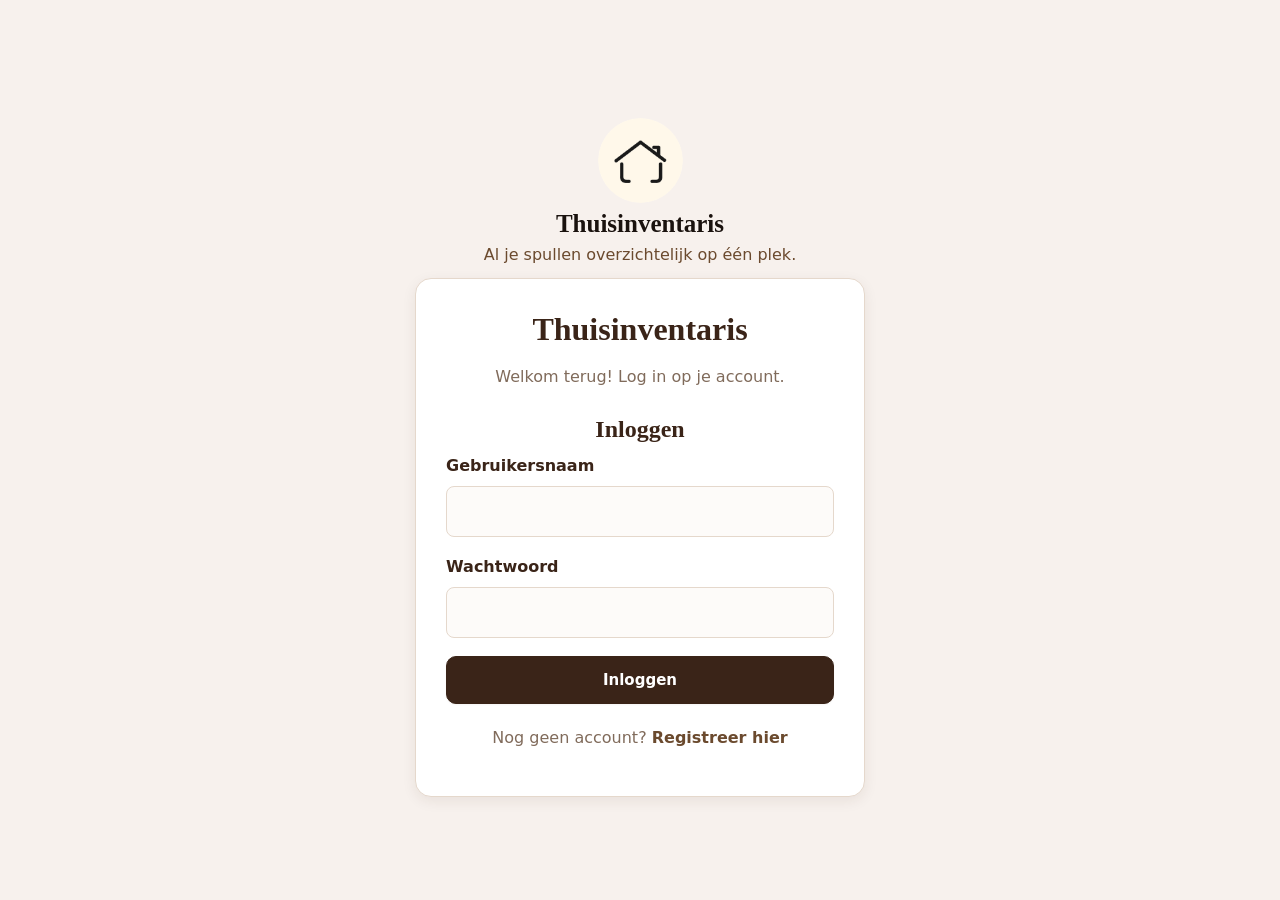
<file: login.html>
<!DOCTYPE html>
<html lang="nl">

<head>
    <meta charset="UTF-8">
    <meta name="viewport" content="width=device-width, initial-scale=1.0">
    <title>Inloggen - Thuisinventaris</title>
    <link rel="stylesheet" href="style.css">
    <link rel="icon" type="image/png" href="logo.png">
</head>

<body>

    
<main class="w3-auth-main">

<div class="w3-login-logo">
    <img src="logo.png" alt="Thuisinventaris logo">
    <h1>Thuisinventaris</h1>
    <p>Al je spullen overzichtelijk op één plek.</p>
</div>

    <div class="w3-auth-container">

        <h1 class="w3-auth-title">Thuisinventaris</h1>
        <p class="w3-auth-description">Welkom terug! Log in op je account.</p>

        <form id="login-form">

            <h2 class="w3-auth-title">Inloggen</h2>

            <label for="login_user">Gebruikersnaam</label>
            <input type="text" id="login_user" required>

            <label for="login_pass">Wachtwoord</label>
            <input type="password" id="login_pass" required>

            <button type="submit" class="w3-auth-button">
                Inloggen
            </button>

            <p id="login-error" class="w3-auth-error"></p>

        </form>

        <p class="w3-auth-link">
            Nog geen account?
            <a href="register.html">Registreer hier</a>
        </p>

    </div>

</main>

    
<script>
    const formulier = document.getElementById("login-form");

    formulier.addEventListener("submit", function(event) {
        event.preventDefault();

        const username = document.getElementById("login_user").value.trim();
        const password = document.getElementById("login_pass").value;

        const opgeslagenGegevens = localStorage.getItem("thuisinventaris-user");

        if (!opgeslagenGegevens) {
            alert("Er is nog geen account geregistreerd.");
            return;
        }

        const gebruiker = JSON.parse(opgeslagenGegevens);

        console.log("Ingevoerde gebruikersnaam:", username);
        console.log("Opgeslagen gebruikersnaam:", gebruiker.username);

        if (
            username === gebruiker.username &&
            password === gebruiker.password
        ) {
            localStorage.setItem("thuisinventaris-ingelogd", "true");

            window.location.href = "index.html";
        } else {
            document.getElementById("login-error").textContent =
                "Gebruikersnaam of wachtwoord is onjuist.";
        }
    });
</script>


</body>
</html>
</file>
<file: style.css>
:root {
    /* Kleuren */
    --nachtbruin: #1A120E;
    --donkerbruin: #3A2418;
    --middenbruin: #6B4A2E;
    --zand: #D5C4AE;
    --zandlicht: #F4EFE6;
    --achtergrond: #F7F1ED;
    --kaart: #FFFFFF;
    --invoerveld: #FDFBF9;
    --subtekst: #806B5B;
    --placeholder: #B0A090;
    --rand: #E5D8CC;
    --accent: #D5A04A;
    --fout: #A52A2A;
    --fout-licht: #FBEEEE;
    --fout-rand: #EBC9C9;

    /* Vormen */
    --radius-klein: 8px;
    --radius-knop: 10px;
    --radius-midden: 12px;
    --radius-groot: 16px;

    /* Schaduwen: drie vaste niveaus */
    --schaduw-1: 0 1px 2px rgba(58, 36, 24, 0.05);
    --schaduw-2: 0 4px 14px rgba(58, 36, 24, 0.08);
    --schaduw-3: 0 12px 32px rgba(58, 36, 24, 0.12);
    --focus-ring: 0 0 0 3px rgba(107, 74, 46, 0.20);

    /* Lettertypen */
    --font-tekst: system-ui, -apple-system, "Segoe UI", Roboto, Arial, sans-serif;
    --font-kop: Georgia, "Times New Roman", serif;

    /* Maten */
    --nav-hoogte: 76px;
    --veld-hoogte: 48px;
    --veilig-boven: env(safe-area-inset-top, 0px);
    --veilig-onder: env(safe-area-inset-bottom, 0px);

    /* Beweging */
    --snel: 0.18s cubic-bezier(0.2, 0.7, 0.2, 1);
}



* {
    box-sizing: border-box;
}

html {
    -webkit-text-size-adjust: 100%;
    -webkit-tap-highlight-color: transparent;
}

body {
    margin: 0;
    background: var(--achtergrond);
    color: var(--donkerbruin);
    font-family: var(--font-tekst);
    line-height: 1.55;
    -webkit-font-smoothing: antialiased;
    -moz-osx-font-smoothing: grayscale;
}

::selection {
    background: var(--zand);
    color: var(--nachtbruin);
}

h1, h2, h3, h4 {
    color: var(--donkerbruin);
    line-height: 1.25;
}

a {
    text-decoration: none;
}

button, input, select, textarea {
    font: inherit;
}

img {
    max-width: 100%;
}

main {
    width: 100%;
    max-width: 1100px;
    margin: 0 auto;
}

.w3-app-main {
    width: 100%;
    max-width: 1100px;
    min-height: calc(100vh - var(--nav-hoogte));
    min-height: calc(100dvh - var(--nav-hoogte));
    margin: 0 auto;
    padding: 28px 24px calc(var(--nav-hoogte) + var(--veilig-onder) + 30px);
    background: var(--achtergrond);
    color: var(--donkerbruin);
}

.w3-app-main > section {
    margin-bottom: 28px;
}

.w3-app-main > section > h2 {
    margin-top: 0;
}

/* Kopmaten: rustiger dan de W3-standaard */
.w3-app-main h2,
.w3-register-container h2 {
    font-family: var(--font-kop);
    font-size: 26px;
    letter-spacing: -0.01em;
}

.w3-app-main h3 {
    font-size: 20px;
}

.w3-empty-state {
    padding: 28px 20px;
    color: var(--subtekst);
    text-align: center;
    border: 1px dashed var(--zand) !important;
    border-radius: var(--radius-midden);
}


.w3-app-header {
    position: sticky;
    top: 0;
    z-index: 90;
    width: 100%;
    min-height: 70px;
    display: flex;
    align-items: center;
    justify-content: space-between;
    padding: calc(12px + var(--veilig-boven)) 25px 12px;
    background: rgba(255, 255, 255, 0.92);
    border-bottom: 1px solid var(--rand);
    -webkit-backdrop-filter: saturate(1.4) blur(10px);
    backdrop-filter: saturate(1.4) blur(10px);
}

.w3-app-header h1 {
    margin: 0;
    font-family: var(--font-kop);
    font-size: 25px;
    letter-spacing: -0.01em;
}

.w3-logo-link {
    color: inherit;
}

.w3-logo-link:hover {
    color: var(--middenbruin);
}

.w3-header-actions {
    display: flex;
    align-items: center;
    gap: 10px;
}

.w3-settings-button,
.w3-logout-button {
    display: flex;
    align-items: center;
    justify-content: center;
    height: 44px;
    padding: 0;
    border-radius: var(--radius-midden);
    cursor: pointer;
    transition: background var(--snel), transform var(--snel), box-shadow var(--snel);
}

.w3-settings-button {
    width: 44px;
    color: var(--donkerbruin);
    background: var(--achtergrond);
    border: 1px solid var(--zand);
}

.w3-settings-button svg {
    display: block;
    width: 23px;
    height: 23px;
    flex-shrink: 0;
}

.w3-settings-button:hover {
    background: var(--zand);
    transform: rotate(20deg);
}

.w3-logout-button {
    padding: 0 16px;
    color: var(--zand);
    background: var(--donkerbruin);
    border: 0;
    font-size: 18px;
}

.w3-logout-button:hover {
    background: var(--middenbruin);
}



body > nav:not(.w3-bottom-nav) {
    display: flex;
    justify-content: center;
    flex-wrap: wrap;
    gap: 25px;
}

body > nav:not(.w3-bottom-nav) a {
    color: var(--donkerbruin);
    font-weight: bold;
}

.w3-bottom-nav {
    position: fixed;
    z-index: 100;
    right: 0;
    bottom: 0;
    left: 0;
    height: calc(var(--nav-hoogte) + var(--veilig-onder));
    padding-bottom: var(--veilig-onder);
    display: flex;
    align-items: stretch;
    justify-content: space-around;
    background: rgba(247, 241, 237, 0.94);
    border-top: 1px solid var(--zand);
    box-shadow: 0 -3px 15px rgba(26, 18, 14, 0.06);
    -webkit-backdrop-filter: saturate(1.4) blur(10px);
    backdrop-filter: saturate(1.4) blur(10px);
}

.w3-bottom-nav .w3-nav-item {
    position: relative;
    flex: 1;
    display: flex;
    flex-direction: column;
    align-items: center;
    justify-content: center;
    gap: 4px;
    color: var(--middenbruin);
    background: transparent;
    font-size: 13px;
    transition: color var(--snel);
}

.w3-nav-item span {
    font-size: 21px;
    line-height: 1.2;
}

.w3-nav-item small {
    font-size: 11px;
    font-weight: 500;
}

.w3-nav-item svg {
    width: 24px;
    height: 24px;
    margin-bottom: 5px;
    fill: none;
    stroke: currentColor;
    stroke-width: 1.7;
    stroke-linecap: round;
    stroke-linejoin: round;
    transition: transform var(--snel), stroke-width var(--snel);
}

.w3-bottom-nav .w3-nav-item:hover {
    color: var(--donkerbruin);
    background: transparent;
}

.w3-nav-item:hover svg {
    transform: translateY(-3px);
}





/* Basis voor alle knoppen */
.w3-action-button,
.w3-quick-actions a,
.w3-auth-button,
.w3-register-button,
.w3-family-button,
.w3-item-button,
.w3-item-cancel,
.w3-inventory-button,
.w3-location-button,
.w3-location-cancel {
    display: inline-flex;
    align-items: center;
    justify-content: center;
    gap: 8px;
    min-height: var(--veld-hoogte);
    padding: 11px 22px;
    border: 1px solid var(--donkerbruin);
    border-radius: var(--radius-knop);
    font-size: 15px;
    font-weight: 600;
    line-height: 1.2;
    text-align: center;
    cursor: pointer;
    user-select: none;
    transition: background var(--snel), border-color var(--snel), color var(--snel),
                box-shadow var(--snel), transform var(--snel);
}

/* Primaire knoppen */
.w3-action-button,
.w3-quick-actions a,
.w3-auth-button,
.w3-register-button,
.w3-family-button,
.w3-item-button,
.w3-inventory-button,
.w3-location-button {
    color: var(--kaart);
    background: var(--donkerbruin);
    box-shadow: var(--schaduw-1);
}

.w3-action-button:hover,
.w3-quick-actions a:hover,
.w3-auth-button:hover,
.w3-register-button:hover,
.w3-family-button:hover,
.w3-item-button:hover,
.w3-inventory-button:hover,
.w3-location-button:hover {
    color: var(--kaart) !important;
    background: var(--middenbruin) !important;
    border-color: var(--middenbruin);
    box-shadow: var(--schaduw-2);
}

/* Secundaire knoppen (annuleren) */
.w3-item-cancel,
.w3-location-cancel {
    color: var(--donkerbruin);
    background: var(--kaart);
    border-color: var(--rand);
}

.w3-item-cancel:hover,
.w3-location-cancel:hover {
    color: var(--donkerbruin) !important;
    background: var(--zandlicht) !important;
    border-color: var(--zand);
}

/* Indrukken, focus en uitgeschakeld */
.w3-action-button:active,
.w3-quick-actions a:active,
.w3-auth-button:active,
.w3-register-button:active,
.w3-family-button:active,
.w3-item-button:active,
.w3-item-cancel:active,
.w3-inventory-button:active,
.w3-location-button:active,
.w3-location-cancel:active {
    transform: translateY(1px);
    box-shadow: none;
}

.w3-action-button:focus-visible,
.w3-quick-actions a:focus-visible,
.w3-auth-button:focus-visible,
.w3-register-button:focus-visible,
.w3-family-button:focus-visible,
.w3-item-button:focus-visible,
.w3-item-cancel:focus-visible,
.w3-inventory-button:focus-visible,
.w3-location-button:focus-visible,
.w3-location-cancel:focus-visible {
    outline: none;
    box-shadow: var(--focus-ring);
}

.w3-auth-button:disabled,
.w3-register-button:disabled,
.w3-family-button:disabled,
.w3-item-button:disabled,
.w3-item-cancel:disabled,
.w3-location-button:disabled,
.w3-location-cancel:disabled {
    opacity: 0.55;
    cursor: not-allowed;
    transform: none;
}

/* Breedte en afstand per knop */
.w3-auth-button,
.w3-register-button,
.w3-family-button,
.w3-item-button,
.w3-item-cancel,
.w3-location-button,
.w3-location-cancel {
    display: flex;
    width: 100%;
}

.w3-quick-actions a,
.w3-action-button {
    margin: 7px;
}

.w3-register-button   { margin-top: 15px; }
.w3-family-button     { margin-top: 18px; }
.w3-item-button       { margin-top: 10px; }
.w3-item-cancel       { margin-top: 10px; }
.w3-location-button   { margin-top: 10px; }
.w3-location-cancel   { margin-top: 12px; }



.w3-auth-container input,
.w3-family-add input,
.w3-inventory-search input,
.w3-inventory-search select,
.w3-item-field input,
.w3-item-field select,
.w3-item-field textarea,
.w3-location-field input,
.w3-location-field select,
.w3-location-field textarea {
    width: 100%;
    min-height: var(--veld-hoogte);
    padding: 12px 14px;
    color: var(--donkerbruin);
    background: var(--invoerveld);
    border: 1px solid var(--rand);
    border-radius: var(--radius-klein);
    font-size: 16px;
    transition: border-color var(--snel), box-shadow var(--snel), background var(--snel);
}

.w3-auth-container input:hover,
.w3-family-add input:hover,
.w3-inventory-search input:hover,
.w3-inventory-search select:hover,
.w3-item-field input:hover,
.w3-item-field select:hover,
.w3-item-field textarea:hover,
.w3-location-field input:hover,
.w3-location-field select:hover,
.w3-location-field textarea:hover {
    border-color: var(--zand);
}

.w3-auth-container input:focus,
.w3-family-add input:focus,
.w3-inventory-search input:focus,
.w3-inventory-search select:focus,
.w3-item-field input:focus,
.w3-item-field select:focus,
.w3-item-field textarea:focus,
.w3-location-field input:focus,
.w3-location-field select:focus,
.w3-location-field textarea:focus {
    outline: none;
    background: var(--kaart);
    border-color: var(--middenbruin);
    box-shadow: var(--focus-ring);
}

/* Ongeldige invoer, pas na gebruik van het veld */
.w3-auth-container input:user-invalid,
.w3-family-add input:user-invalid,
.w3-item-field input:user-invalid,
.w3-item-field select:user-invalid,
.w3-location-field input:user-invalid,
.w3-location-field select:user-invalid {
    border-color: var(--fout);
}

::placeholder {
    color: var(--placeholder);
    opacity: 1;
}

/* Keuzelijsten met eigen pijltje */
.w3-inventory-search select,
.w3-item-field select,
.w3-location-field select {
    padding-right: 40px;
    background-image: url("data:image/svg+xml,%3Csvg xmlns='http://www.w3.org/2000/svg' width='14' height='14' viewBox='0 0 24 24' fill='none' stroke='%236B4A2E' stroke-width='2.5' stroke-linecap='round' stroke-linejoin='round'%3E%3Cpath d='M6 9l6 6 6-6'/%3E%3C/svg%3E");
    background-repeat: no-repeat;
    background-position: right 14px center;
    -webkit-appearance: none;
    appearance: none;
}

/* Selectievakjes en keuzerondjes niet op volle breedte */
.w3-auth-container input[type="checkbox"],
.w3-auth-container input[type="radio"],
.w3-item-field input[type="checkbox"],
.w3-item-field input[type="radio"],
.w3-location-field input[type="checkbox"],
.w3-location-field input[type="radio"] {
    width: auto;
    min-height: 0;
    margin: 0 8px 0 0;
    accent-color: var(--donkerbruin);
}

/* Labels */
.w3-auth-container label,
.w3-family-add label,
.w3-inventory-search label,
.w3-item-field label,
.w3-location-field label {
    display: block;
    color: var(--donkerbruin);
    font-weight: bold;
}

.w3-auth-container label,
.w3-inventory-search label {
    margin-bottom: 7px;
}

.w3-family-add label {
    margin: 15px 0 7px;
}

.w3-item-field label {
    margin-bottom: 8px;
}

.w3-location-field label {
    margin-bottom: 9px;
    font-size: 14px;
    font-weight: 600;
}

/* Marges onder velden */
.w3-auth-container input,
.w3-inventory-search input,
.w3-inventory-search select {
    margin-bottom: 18px;
}

.w3-item-field {
    margin-bottom: 20px;
}

.w3-location-field {
    margin-bottom: 22px;
}

.w3-item-field textarea,
.w3-location-field textarea {
    min-height: 110px;
    resize: vertical;
}

.w3-location-field textarea {
    min-height: 120px;
}

.w3-item-required,
.w3-location-required {
    color: var(--subtekst);
    font-size: 13px;
}

.w3-location-required {
    margin-bottom: 20px;
}

.w3-required {
    color: var(--fout);
}



.w3-app-section,
.w3-dashboard-card,
.w3-family-card,
.w3-family-add,
.w3-inventory-card,
.w3-inventory-search,
.w3-item-form,
.w3-location-form,
.w3-auth-container {
    background: var(--kaart);
    color: var(--donkerbruin);
    border: 1px solid var(--rand);
    box-shadow: var(--schaduw-1);
}

.w3-app-section {
    margin-bottom: 25px;
    padding: 25px;
    border-radius: var(--radius-groot);
}

.w3-dashboard-card {
    display: block;
    width: 100%;
    margin: 0 0 28px;
    padding: 24px;
    border-radius: var(--radius-groot);
}

.w3-dashboard-card h3 {
    margin: 0 0 6px;
    font-family: var(--font-kop);
    font-size: 27px;
    letter-spacing: -0.01em;
}

.w3-dashboard-card p {
    margin: 0;
    color: var(--subtekst);
    font-size: 13px;
}

/* Kaarten die een link zijn reageren op hover */
a.w3-dashboard-card,
a.w3-family-card,
a.w3-inventory-card {
    color: inherit;
    transition: box-shadow var(--snel), border-color var(--snel), transform var(--snel);
}

a.w3-dashboard-card:hover,
a.w3-family-card:hover,
a.w3-inventory-card:hover {
    border-color: var(--zand);
    box-shadow: var(--schaduw-2);
    transform: translateY(-1px);
}

.dashboard {
    display: grid;
    grid-template-columns: repeat(auto-fit, minmax(150px, 1fr));
    gap: 15px;
}

.w3-quick-actions {
    margin-top: 0;
    padding: 25px;
}



.w3-scan-container {
    width: 100%;
    max-width: 500px;
    margin-right: auto;
    margin-left: auto;
}

.w3-scan-container video,
.w3-scan-container canvas {
    max-width: 100%;
    border-radius: var(--radius-groot);
}

.w3-scan-main {
    min-height: calc(100vh - var(--nav-hoogte));
    min-height: calc(100dvh - var(--nav-hoogte));
    display: flex;
    align-items: center;
    justify-content: center;
    padding-bottom: 100px;
}

.w3-scan-main section {
    width: 100%;
}

.w3-locaties-overzicht {
    display: flex;
    flex-direction: column;
    gap: 18px;
    padding: 16px;
}

.w3-locaties-overzicht > div {
    width: 100%;
    margin: 0;
}



.w3-auth-main {
    width: 100%;
    min-height: 100vh;
    min-height: 100dvh;
    display: flex;
    flex-direction: column;
    align-items: center;
    justify-content: center;
    padding: 30px 15px;
}

.w3-auth-container {
    width: 100%;
    max-width: 450px;
    flex: none;
    margin: 0 auto;
    padding: 30px;
    border-radius: var(--radius-groot);
    box-shadow: var(--schaduw-2);
}

.w3-auth-title {
    margin: 0 0 10px;
    font-family: var(--font-kop);
    text-align: center;
}

.w3-auth-description {
    margin-bottom: 25px;
    color: var(--subtekst);
    text-align: center;
}

.w3-auth-link {
    margin-top: 22px;
    color: var(--subtekst);
    text-align: center;
}

.w3-auth-link a {
    color: var(--middenbruin);
    font-weight: bold;
}

.w3-auth-link a:hover {
    text-decoration: underline;
}

/* Foutmelding: alleen zichtbaar als er tekst in staat */
.w3-auth-error {
    margin: 0 0 16px;
    padding: 10px 14px;
    color: var(--fout);
    background: var(--fout-licht);
    border: 1px solid var(--fout-rand);
    border-radius: var(--radius-klein);
    font-size: 14px;
    text-align: center;
}

.w3-auth-error:empty {
    display: none;
}

/* Logo op de loginpagina */
.w3-login-logo {
    display: block;
    width: 100%;
    flex: none;
    margin: 0;
    padding: 15px 10px 10px;
    text-align: center;
}

.w3-login-logo img {
    display: block;
    width: 85px;
    height: 85px;
    margin: 0 auto 5px;
    object-fit: contain;
    border-radius: 50%;
}

.w3-login-logo h1 {
    margin: 0 0 4px;
    color: var(--nachtbruin);
    font-family: var(--font-kop);
    font-size: 25px;
}

.w3-login-logo p {
    margin: 0;
    color: var(--middenbruin);
}

.w3-login-logo + section {
    display: block;
    width: 100%;
    margin: 0 auto;
    padding-top: 5px;
}

.w3-login-logo + section h2 {
    margin-top: 5px;
}

/* Registratieformulier */
.w3-register-container {
    max-width: 600px;
    margin: 30px auto;
    padding: 30px;
}

.w3-register-container h2 {
    margin: 25px 0 20px;
    padding-bottom: 10px;
    border-bottom: 1px solid var(--rand);
}

.w3-register-container h2:first-of-type {
    margin-top: 0;
}

.w3-register-field {
    margin-bottom: 18px;
}

.w3-profile-preview {
    display: block;
    width: 130px;
    height: 130px;
    margin: 15px auto;
    object-fit: cover;
    border: 2px solid var(--zand);
    border-radius: 50%;
    box-shadow: var(--schaduw-2);
}


.w3-family-card,
.w3-inventory-card {
    display: flex;
    align-items: center;
    gap: 15px;
    margin-bottom: 15px;
    padding: 18px;
    border-radius: var(--radius-midden);
}

.w3-family-avatar {
    flex: 0 0 48px;
    width: 48px;
    height: 48px;
    display: flex;
    align-items: center;
    justify-content: center;
    color: var(--kaart);
    background: var(--donkerbruin);
    border-radius: 50%;
    font-size: 20px;
    font-weight: bold;
    box-shadow: 0 0 0 3px var(--zandlicht);
}

.w3-family-info,
.w3-inventory-info {
    flex: 1;
    min-width: 0;
    overflow-wrap: anywhere;
}

.w3-family-info h3 {
    margin: 0;
    font-size: 17px;
}

.w3-family-info p {
    margin: 5px 0 0;
    color: var(--subtekst);
    font-size: 14px;
}

.w3-family-status {
    padding: 6px 12px;
    color: var(--middenbruin);
    background: var(--zandlicht);
    border-radius: 20px;
    font-size: 12px;
    font-weight: 600;
    white-space: nowrap;
}

.w3-family-add {
    padding: 22px;
    border-radius: var(--radius-midden);
}

.w3-family-add h3 {
    font-family: var(--font-kop);
}

.w3-family-add p {
    color: var(--subtekst);
}



.w3-item-form {
    width: 100%;
    max-width: 600px;
    margin: 0 auto 30px;
    padding: 25px;
    border-radius: var(--radius-groot);
}

.w3-inventory-search {
    margin-bottom: 18px;
    padding: 20px;
    border-radius: var(--radius-midden);
}

.w3-inventory-heading {
    display: flex;
    align-items: center;
    justify-content: space-between;
    flex-wrap: wrap;
    gap: 12px;
    margin-bottom: 15px;
}

.w3-inventory-heading h3 {
    margin: 0;
    font-family: var(--font-kop);
}

.w3-inventory-icon {
    flex: 0 0 50px;
    width: 50px;
    height: 50px;
    display: flex;
    align-items: center;
    justify-content: center;
    background: var(--zandlicht);
    border-radius: var(--radius-knop);
    font-size: 25px;
}

.w3-inventory-info h3 {
    margin: 0 0 7px;
    font-size: 17px;
}

.w3-inventory-info p {
    margin: 3px 0;
    color: var(--subtekst);
    font-size: 14px;
}



.w3-location-form {
    width: 100%;
    max-width: 650px;
    margin: 15px auto 40px;
    padding: 32px;
    border-radius: var(--radius-groot);
    box-shadow: var(--schaduw-2);
}



#sidebar {
    position: fixed;
    top: 0;
    left: 0;
    z-index: 10;
    width: 250px;
    height: 100%;
    padding-top: 20px;
    overflow-x: hidden;
    color: var(--zand);
    background: var(--donkerbruin);
    transition: width 0.3s ease;
}

#sidebar h3 {
    padding: 10px 16px;
    color: var(--zand);
    font-weight: bold;
}

#sidebar a {
    display: block;
    padding: 14px 20px;
    color: var(--zand);
    transition: background var(--snel);
}

#sidebar a:hover {
    color: var(--kaart);
    background: var(--middenbruin);
}

#sidebar.sidebar-dicht {
    width: 0;
    padding: 0;
}

#main {
    min-height: 100vh;
    margin-left: 250px;
    padding: 25px;
    color: var(--donkerbruin);
    background: var(--zandlicht);
    transition: margin-left 0.3s ease;
}

#main.content-volledig {
    margin-left: 0;
}

.menu-knop {
    padding: 10px 15px;
    color: var(--zand);
    background: var(--middenbruin);
    border: 0;
    border-radius: 5px;
    cursor: pointer;
}

.menu-knop:hover {
    background: var(--donkerbruin);
}



@media (max-width: 600px) {
    :root {
        --nav-hoogte: 70px;
    }

    .w3-app-header {
        min-height: 62px;
        padding: calc(10px + var(--veilig-boven)) 16px 10px;
    }

    .w3-app-header h1 {
        font-size: 21px;
    }

    .w3-app-main {
        padding: 20px 14px calc(var(--nav-hoogte) + var(--veilig-onder) + 30px);
    }

    .w3-app-main h2,
    .w3-register-container h2 {
        font-size: 23px;
    }

    .w3-app-section,
    .w3-dashboard-card {
        padding: 18px;
        margin-bottom: 20px;
    }

    .w3-quick-actions a,
    .w3-action-button {
        display: flex;
        width: 100%;
        margin: 10px 0;
    }

    .w3-auth-container {
        padding: 22px;
    }

    .w3-register-container {
        margin: 15px;
        padding: 20px;
    }

    .w3-location-form {
        margin-top: 5px;
        padding: 22px 18px;
    }

    .w3-location-field {
        margin-bottom: 20px;
    }

    .w3-inventory-heading {
        align-items: flex-start;
    }

    .w3-family-card {
        flex-wrap: wrap;
    }

    .w3-family-status {
        margin-left: auto;
    }

    .w3-bottom-nav .w3-nav-item {
        font-size: 11px;
    }
}



a:focus-visible,
button:focus-visible {
    outline: 2px solid var(--middenbruin);
    outline-offset: 2px;
}

@media (prefers-reduced-motion: reduce) {
    *,
    *::before,
    *::after {
        transition: none !important;
        animation: none !important;
        scroll-behavior: auto !important;
    }
}



.w3-brown {
    color: var(--kaart) !important;
    background-color: var(--donkerbruin) !important;
}

.w3-button.w3-brown:hover {
    color: var(--kaart) !important;
    background-color: var(--middenbruin) !important;
}

.w3-border {
    border-color: var(--rand) !important;
}

.w3-app-main .w3-card {
    box-shadow: var(--schaduw-1);
}

.w3-app-main .w3-card.w3-round-large {
    border-radius: var(--radius-midden);
}



[hidden] {
    display: none !important;
}

.w3-profile-hero {
    display: flex;
    flex-direction: column;
    align-items: center;
    margin-bottom: 25px;
    padding: 28px 20px;
    text-align: center;
    border-radius: var(--radius-groot);
}

.w3-profile-hero h2 {
    margin: 14px 0 2px;
}

.w3-profile-hero p {
    margin: 0;
    color: var(--subtekst);
}

.w3-profile-avatar,
.w3-profile-initial {
    width: 120px;
    height: 120px;
    border-radius: 50%;
}

.w3-profile-avatar {
    object-fit: cover;
    border: 3px solid var(--zand);
    box-shadow: var(--schaduw-2);
}

.w3-profile-initial {
    display: flex;
    align-items: center;
    justify-content: center;
    color: var(--kaart);
    background: var(--donkerbruin);
    font-family: var(--font-kop);
    font-size: 46px;
    font-weight: 700;
    box-shadow: 0 0 0 4px var(--zandlicht);
}

.w3-profile-note {
    margin: 0 0 20px;
    padding: 12px 16px;
    color: var(--middenbruin);
    background: var(--zandlicht);
    border-radius: var(--radius-klein);
    font-size: 14px;
}

.w3-profile-list {
    margin: 10px 0 0;
}

.w3-profile-row {
    display: flex;
    align-items: baseline;
    justify-content: space-between;
    gap: 16px;
    padding: 14px 0;
    border-bottom: 1px solid var(--rand);
}

.w3-profile-row:last-child {
    border-bottom: 0;
    padding-bottom: 0;
}

.w3-profile-row dt {
    flex: 0 0 40%;
    color: var(--subtekst);
    font-size: 14px;
}

.w3-profile-row dd {
    margin: 0;
    font-weight: 600;
    text-align: right;
    overflow-wrap: anywhere;
}

.w3-profile-row dd.w3-profile-leeg {
    color: var(--placeholder);
    font-weight: 400;
}

.w3-profile-wachtwoord {
    display: flex;
    align-items: center;
    justify-content: flex-end;
    gap: 8px;
}

.w3-profile-oog {
    flex: 0 0 auto;
    display: inline-flex;
    align-items: center;
    justify-content: center;
    width: 36px;
    height: 36px;
    padding: 0;
    color: var(--middenbruin);
    background: transparent;
    border: 0;
    border-radius: var(--radius-klein);
    cursor: pointer;
    transition: background var(--snel), color var(--snel);
}

.w3-profile-oog:hover {
    color: var(--donkerbruin);
    background: var(--zandlicht);
}

.w3-logo-link {
    display: inline-flex;
    align-items: center;
    gap: 10px;
}

.w3-logo-icon {
    flex-shrink: 0;
    width: 34px;
    height: 34px;
    object-fit: contain;
    border-radius: 50%;
}

@media (max-width: 600px) {
    .w3-logo-icon {
        width: 30px;
        height: 30px;
    }
}

.logout-btn {
  padding: 0.65rem 1.25rem;
  font-size: 1rem;
  border: none;
  border-radius: 8px;
  background: #dc2626;
  color: #ffffff;
  cursor: pointer;
}

.logout-btn:hover {
  background: #b91c1c;
}

.modal-backdrop {
  position: fixed;
  inset: 0;
  display: none;
  align-items: center;
  justify-content: center;
  background: rgba(0, 0, 0, 0.35);
  backdrop-filter: blur(6px);
  -webkit-backdrop-filter: blur(6px);
  z-index: 1000;
}

.modal-backdrop.is-open {
  display: flex;
}

.modal {
  background: #ffffff;
  padding: 1.75rem;
  border-radius: 12px;
  width: min(90%, 360px);
  text-align: center;
  box-shadow: 0 12px 32px rgba(0, 0, 0, 0.2);
}

.modal h2 {
  margin: 0 0 1.25rem;
  font-size: 1.25rem;
}

.modal-actions {
  display: flex;
  gap: 0.75rem;
  justify-content: center;
}

.btn-yes,
.btn-no {
  padding: 0.6rem 1.4rem;
  font-size: 1rem;
  border: none;
  border-radius: 8px;
  cursor: pointer;
}

.btn-yes {
  background: #dc2626;
  color: #ffffff;
}

.btn-no {
  background: #e5e7eb;
  color: #111827;
}

/* Zachte hover voor navigatie */
.w3-nav-item {
    position: relative;
    border: 1px solid transparent;
    border-radius: 12px;
    transition:
        background-color 0.3s ease,
        border-color 0.3s ease,
        box-shadow 0.3s ease;
}

/* Hover-effect */
.w3-nav-item:hover {
    background-color: rgba(213, 196, 174, 0.18);
    border-color: rgba(107, 74, 46, 0.25);
    box-shadow: 0 2px 10px rgba(26, 18, 14, 0.06);
}
</file>
